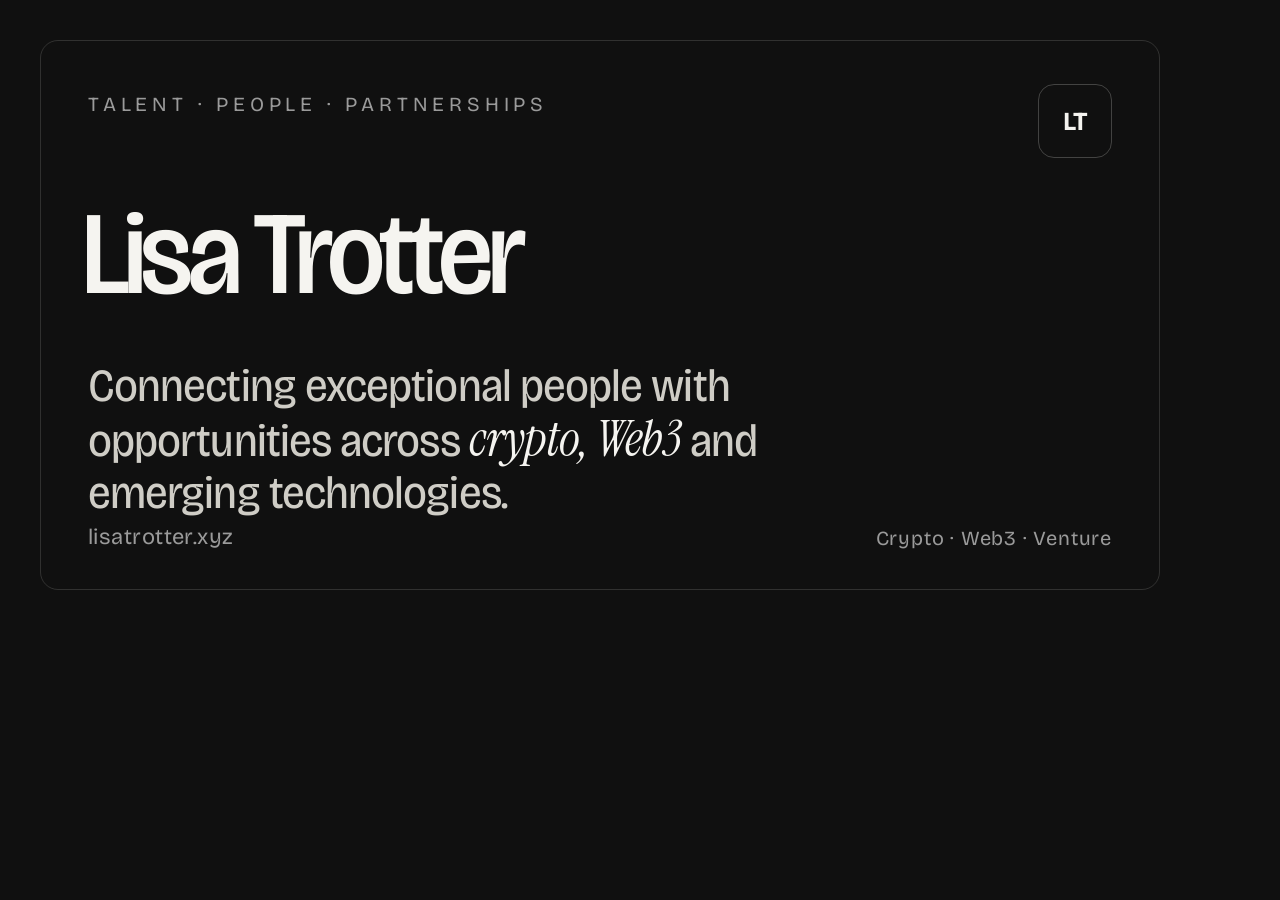
<file: brand/og.html>
<!doctype html>
<!-- link preview image for lisatrotter.xyz, 1200×630:
     chrome --headless=new --window-size=1200,630 --screenshot=../img/og.png http://localhost:8137/brand/og.html
     (static — no canvas/script dependency) -->
<html lang="en">
<head>
<meta charset="utf-8">
<title>lisa trotter — og image</title>
<style>
  @font-face { font-family: "Bricolage Grotesque"; font-weight: 200 800; font-stretch: 75% 100%; src: url(../fonts/bricolage-normal-200-800.woff2) format("woff2"); }
  @font-face { font-family: "Instrument Serif"; font-style: italic; src: url(../fonts/instrument-italic-400.woff2) format("woff2"); }
  html, body { margin: 0; width: 1200px; height: 630px; overflow: hidden; background: #101010; }
  body { position: relative; font-family: "Bricolage Grotesque", sans-serif; color: #f5f4f0; -webkit-font-smoothing: antialiased; }
  .frame { position: absolute; inset: 40px; border: 1px solid rgba(245,244,240,0.14); border-radius: 18px; }
  .eyebrow { position: absolute; left: 88px; top: 92px; margin: 0; font-size: 20px; letter-spacing: 0.24em; text-transform: uppercase; color: #9a9a9a; }
  .name { position: absolute; left: 82px; top: 200px; margin: 0; font-size: 118px; line-height: 0.92; font-weight: 500; letter-spacing: -0.045em; white-space: nowrap;
    font-variation-settings: "wght" 520, "wdth" 92, "opsz" 96; }
  .lede { position: absolute; left: 88px; top: 360px; width: 700px; margin: 0; font-size: 46px; line-height: 1.12; letter-spacing: -0.02em; color: #cfcdc6; font-weight: 420;
    font-variation-settings: "wdth" 92, "opsz" 48; }
  .lede em { font-family: "Instrument Serif", serif; font-style: italic; font-weight: 400; color: #f5f4f0; font-size: 1.08em; }
  .url { position: absolute; left: 88px; bottom: 80px; margin: 0; font-size: 22px; letter-spacing: 0.02em; color: #9a9a9a; }
  .tags { position: absolute; right: 88px; bottom: 80px; margin: 0; font-size: 20px; letter-spacing: 0.04em; color: #9a9a9a; }
  .mark { position: absolute; right: 88px; top: 84px; width: 72px; height: 72px; border: 1px solid rgba(245,244,240,0.22); border-radius: 16px;
    display: grid; place-items: center; font-size: 26px; font-weight: 700; letter-spacing: -0.02em; }
</style>
</head>
<body>
  <div class="frame"></div>
  <div class="mark">LT</div>
  <p class="eyebrow">Talent · People · Partnerships</p>
  <h1 class="name">Lisa Trotter</h1>
  <p class="lede">Connecting exceptional people with opportunities across <em>crypto, Web3</em> and emerging technologies.</p>
  <p class="url">lisatrotter.xyz</p>
  <p class="tags">Crypto · Web3 · Venture</p>
</body>
</html>
</file>
